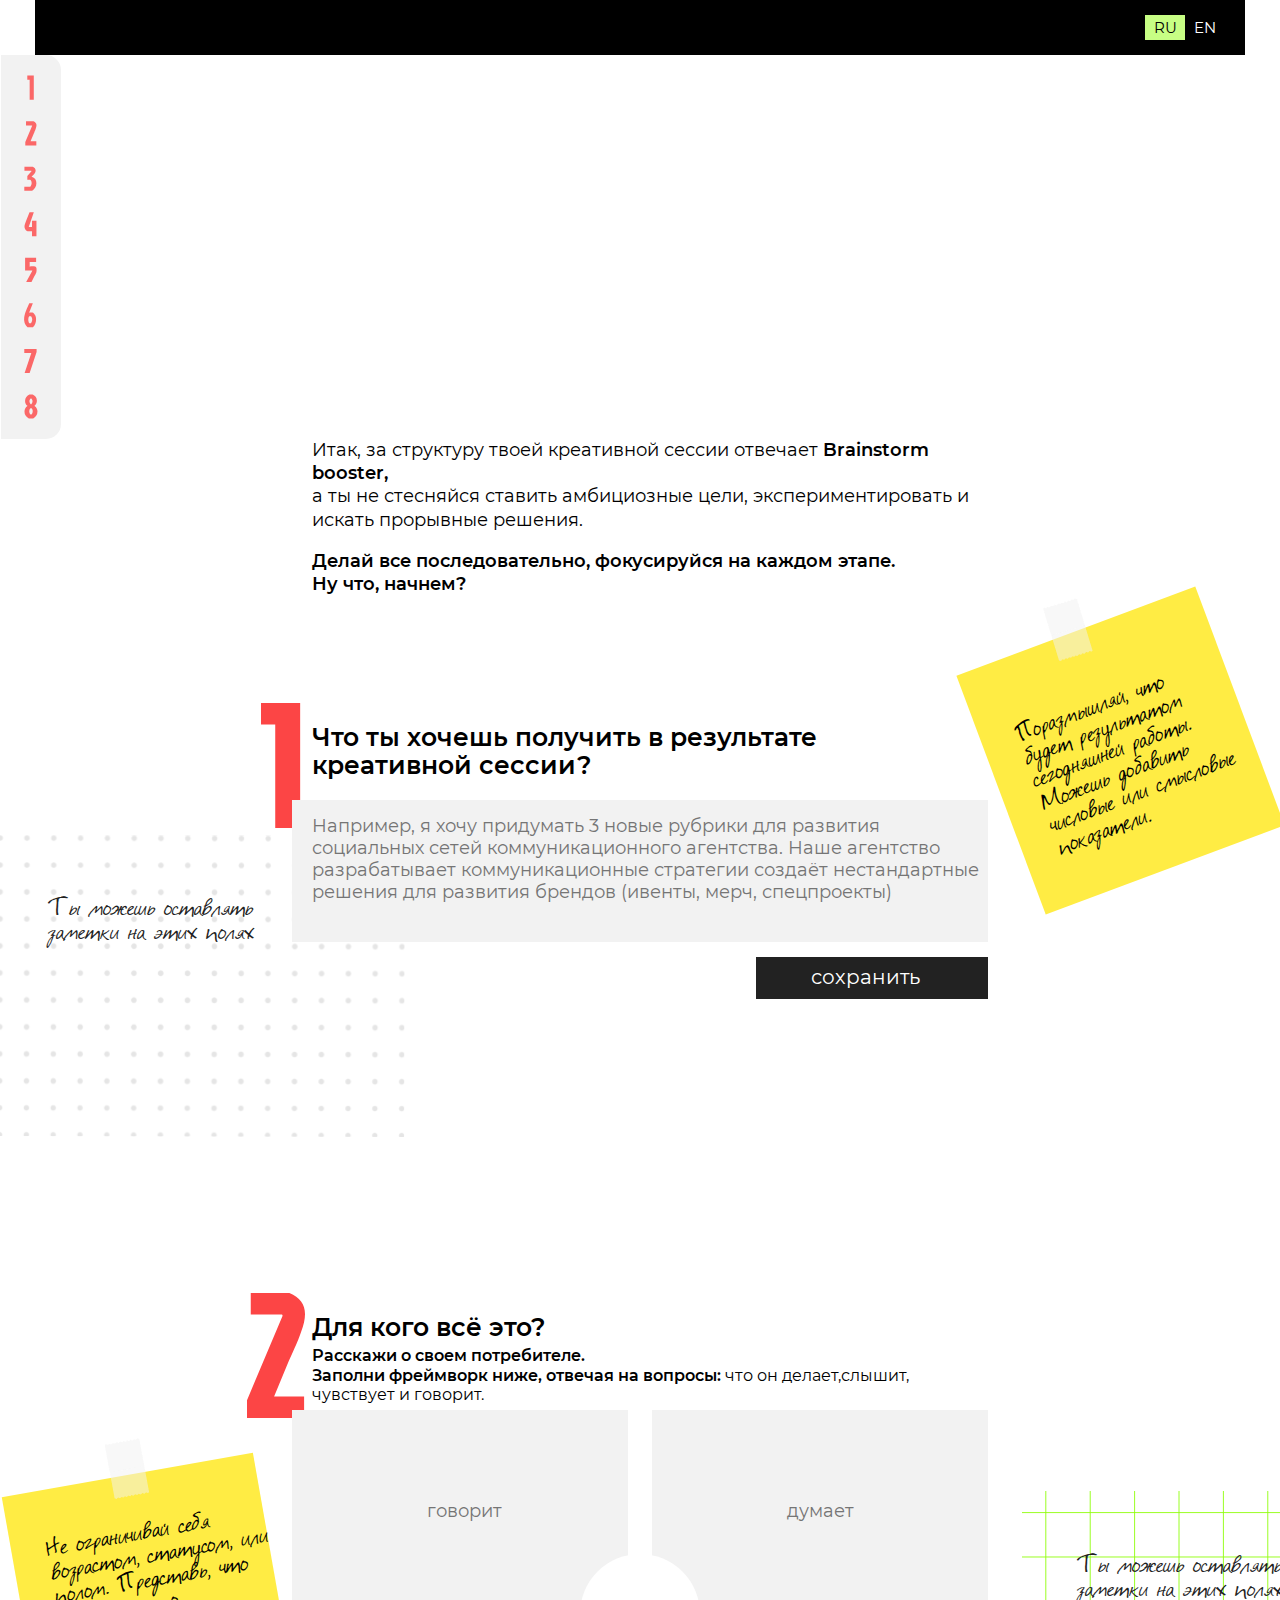
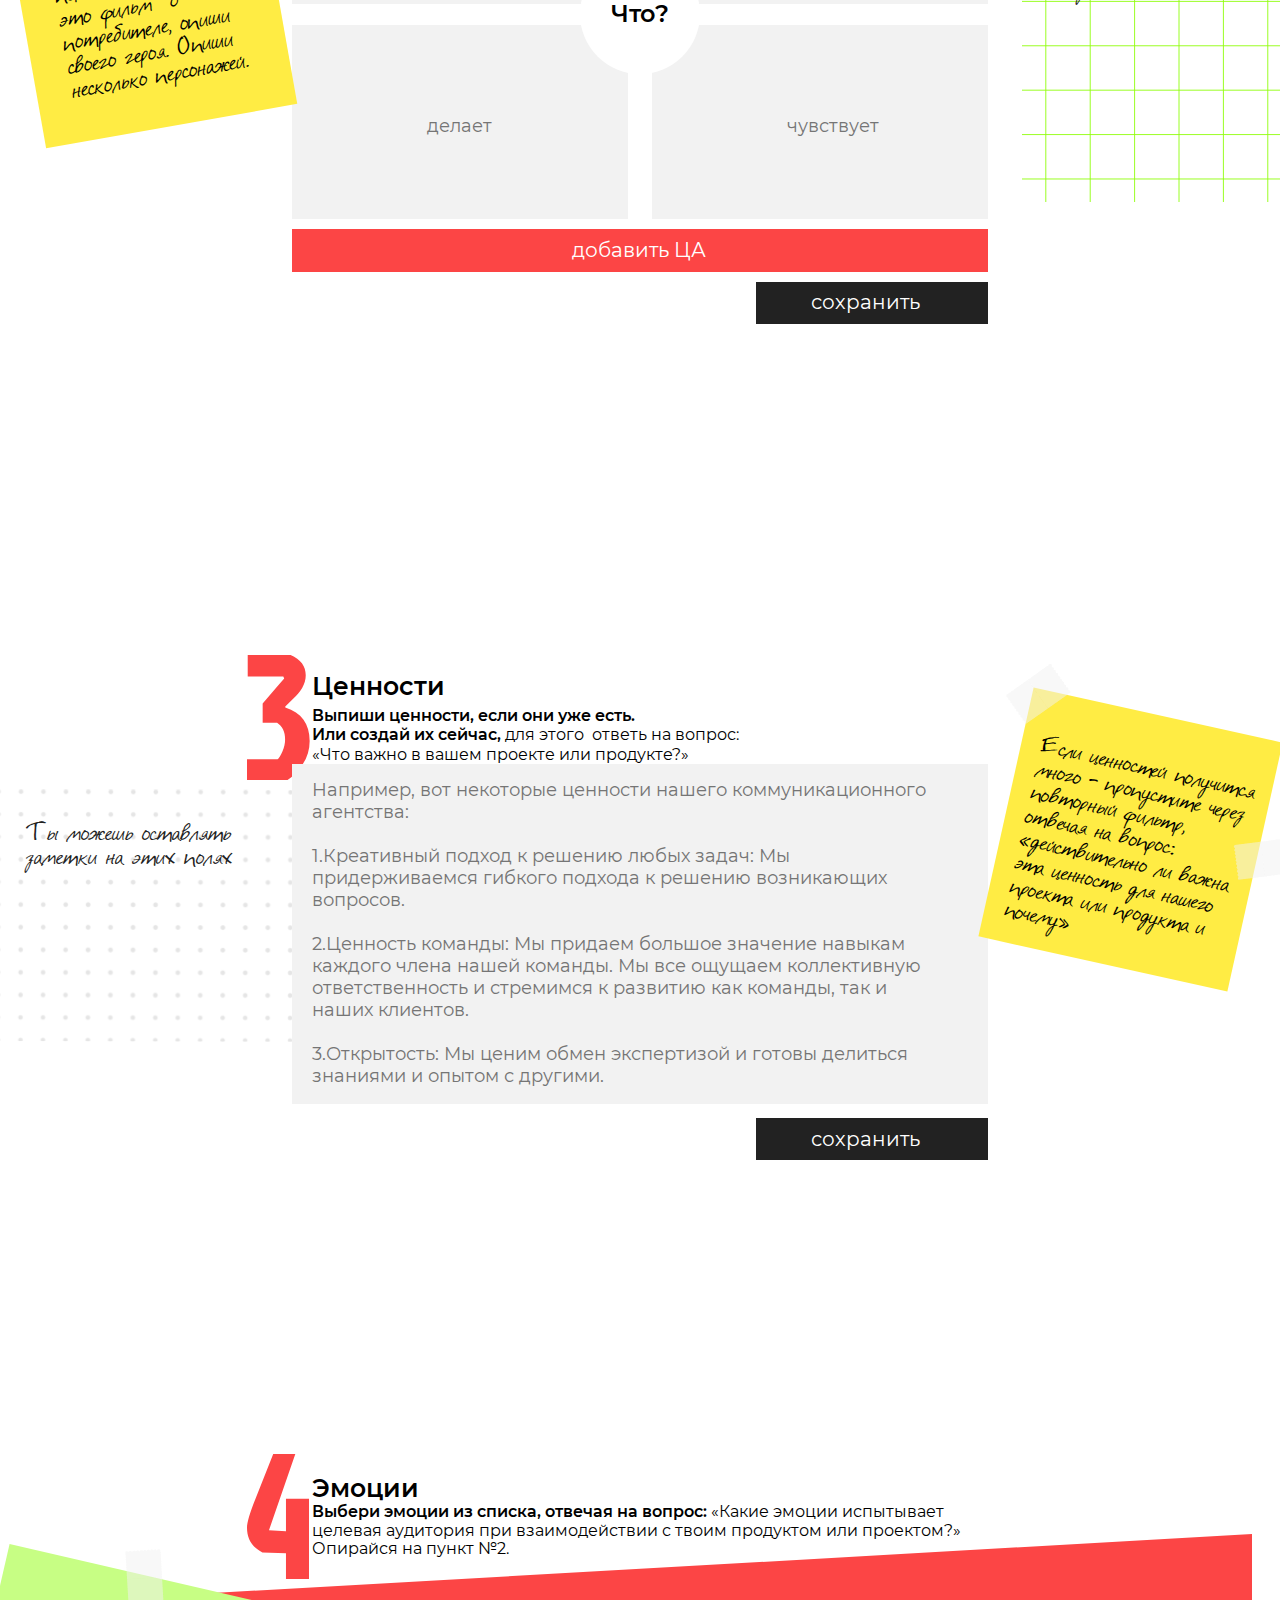
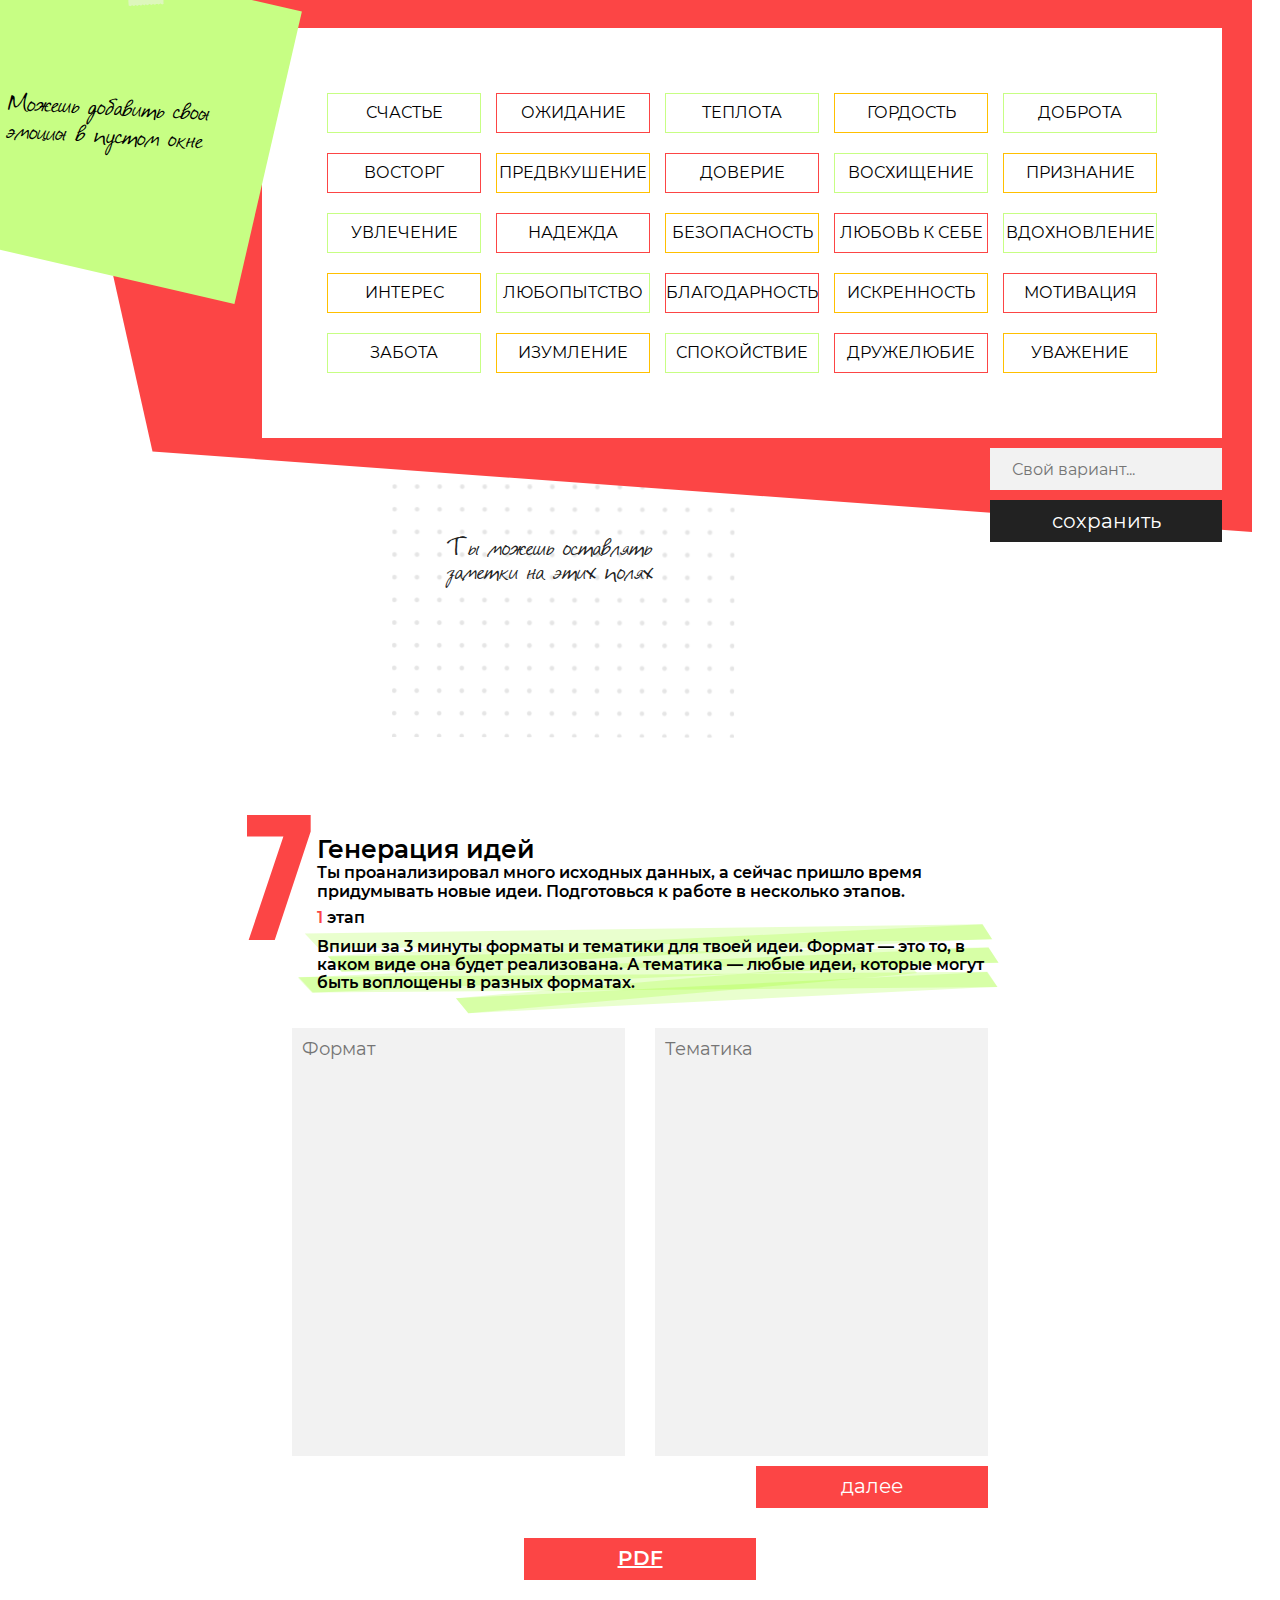
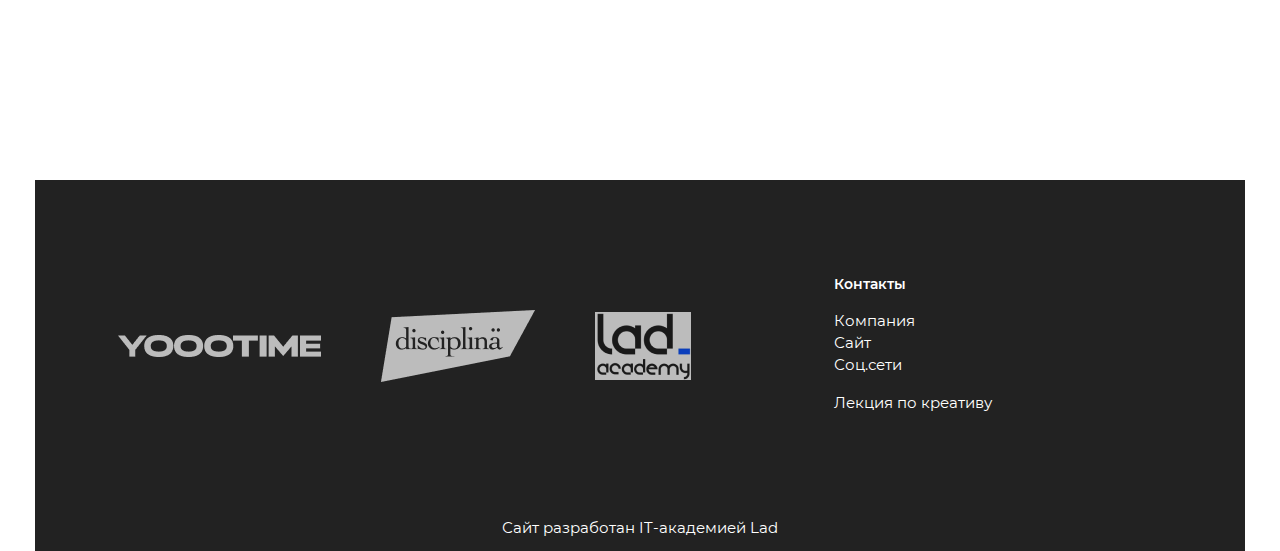
<file: general_page.html>
<!--include ../blocks/general/limits/limits-->
<!--include ../blocks/general/trends/trends-->
<!--include ../blocks/general/value_proposition/value_proposition-->
<!DOCTYPE html>
<html lang="ru">

<head>
  <meta charset="UTF-8" />
  <meta http-equiv="X-UA-Compatible" content="IE=edge" />
  <meta name="viewport" content="width=device-width, initial-scale=1.0" />
  <link rel="stylesheet" href="assets/css/styles.min.css" />
  <title>Braimstorm booster</title>
</head>

<body>
  <header class="header header-conteiner">
    <div class="header__lang"> <a class="header__lang-ru _lang _active-lang" href="#" id="lang">RU</a><a class="header__lang-en _lang" href="#">EN</a></div>
  </header>
  <section class="nav">
    <nav>
      <ul class="nav__list">
        <li class="nav__item"> <a href="#1"><img src="assets/images/general/1small.svg" alt="Номер задания 1" /></a></li>
        <li class="nav__item"> <a href="#2"><img src="assets/images/general/2small.svg" alt="Номер задания 2" /></a></li>
        <li class="nav__item"> <a href="#3"><img src="assets/images/general/3small.svg" alt="Номер задания 3" /></a></li>
        <li class="nav__item"> <a href="#4"><img src="assets/images/general/4small.svg" alt="Номер задания 4" /></a></li>
        <li class="nav__item"> <a href="#5"><img src="assets/images/general/5small.svg" alt="Номер задания 5" /></a></li>
        <li class="nav__item"> <a href="#6"><img src="assets/images/general/6small.svg" alt="Номер задания 6" /></a></li>
        <li class="nav__item"> <a href="#7"><img src="assets/images/general/7small.svg" alt="Номер задания 7" /></a></li>
        <li class="nav__item"> <a href="#8"><img src="assets/images/general/8small.svg" alt="Номер задания 8" /></a></li>
      </ul>
    </nav>
  </section>
  <div class="container">
    <div class="content-container">
      <section class="intro">
        <p class="intro__text">Итак, за структуру твоей креативной сессии отвечает <span class="--strong"> Brainstorm booster, </span><br> а ты не стесняйся ставить амбициозные цели, экспериментировать и искать прорывные решения.</p><br>
        <p class="intro__text --strong">Делай все последовательно, фокусируйся на каждом этапе.<br>Ну что, начнем?</p>
      </section>
      <section class="purpose" id="1"> <img class="purpose__number" src="assets/images/general/1.svg" alt="Номер задания 1" />
        <h2 class="block__header purpose__header">Что ты хочешь получить в результате<br> креативной сессии?</h2>
        <div class="purpose__input-field">
          <textarea class="block__input purpose__input" id="purpose_input" name="purpose" maxlength="1000" height="50px" oninput="countChars('purpose_input')" placeholder="Например, я хочу придумать 3 новые рубрики для развития социальных сетей коммуникационного агентства. Наше агентство разрабатывает коммуникационные стратегии создаёт нестандартные решения для развития брендов (ивенты, мерч, спецпроекты)"></textarea>
          <output class="purpose__output" id="purpose_input_out"><span id="count_purpose_input">0</span>/1000</output>
        </div>
        <button class="btn purpose__btn">сохранить</button><img class="dots_back" src="assets/images/general/dots_back.svg" alt="" />
        <textarea class="purpose__notes block__note" name="purpose_note" maxlength="150" placeholder="Ты можешь оставлять заметки на этих полях"></textarea>
        <div class="block_hints purpose__hints">
          <p>Поразмышляй, что будет результатом сегодняшней работы. Можешь добавить числовые или смысловые показатели.</p>
        </div><img class="purpose__tape" src="assets/images/general/tape.svg" alt="" />
      </section>
      <section class="target-group" id="2"><img class="target-group__number" src="assets/images/general/2.svg" alt="Номер задания 2" />
        <h2 class="block__header target-group__header">Для кого всё это?</h2>
        <div class="target-group__text-box">
          <p class="block__text target-group__text --strong">Расскажи о своем потребителе.</p>
          <p class="block__text target-group__text"><span class="--strong"> Заполни фреймворк ниже, отвечая на вопросы:</span> что он делает,слышит,<br> чувствует и говорит. </p>
        </div>
        <div id="blockTG1">
          <div class="target-group__input-table">
            <div class="target-group__input-field">
              <textarea class="block__input target-group__input" id="say1" name="target-group_say" maxlength="1000" oninput="countChars('say1')" placeholder="говорит"></textarea>
              <output class="target-group__output target-group__output--left" id="say1_out"><span id="count_say1">0</span>/1000</output>
            </div>
            <div class="target-group__input-field">
              <textarea class="block__input target-group__input" id="think1" name="target-group_think" maxlength="1000" oninput="countChars('think1')" placeholder="думает"></textarea>
              <output class="target-group__output" id="think1_out"><span id="count_think1">0</span>/1000</output>
            </div>
            <div class="target-group__input-field">
              <textarea class="block__input target-group__input" id="do1" name="target-group_do" maxlength="1000" oninput="countChars('do1')" placeholder="делает"></textarea>
              <output class="target-group__output target-group__output--left" id="do1_out"><span id="count_do1">0</span>/1000</output>
            </div>
            <div class="target-group__input-field">
              <textarea class="block__input target-group__input" id="feel1" name="target-group_feel" maxlength="1000" oninput="countChars('feel1')" placeholder="чувствует"></textarea>
              <output class="target-group__output" id="feel1_out"><span id="count_feel1">0</span>/1000</output>
            </div>
            <div class="target-group__round" id="round1">
              <p>Что?</p>
            </div>
          </div>
        </div>
        <button class="btn--red target-group__btn--red" id="addTG" type="button">добавить ЦА</button>
        <button class="btn target-group__btn">сохранить</button>
        <textarea class="target-group__notes block__note" name="purpose_note" maxlength="150" placeholder="Ты можешь оставлять заметки на этих полях"></textarea>
        <div class="block_hints target-group__hints">
          <p>Не ограничивай себя возрастом, статусом, или полом. Представь, что это фильм  о потребителе, опиши своего героя. Опиши несколько персонажей.</p>
        </div><img class="target-group__tape" src="assets/images/general/tape.svg" alt="" />
      </section>
      <section class="values" id="3"> <img class="values__number" src="assets/images/general/3.svg" alt="Номер задания 3" />
        <h2 class="block__header values__header">Ценности</h2>
        <p class="block__text values__text --strong">Выпиши ценности, если они уже есть.</p>
        <p class="block__text values__text"><span class="--strong"> Или создай их сейчас,</span> для этого  ответь на вопрос:<br> «Что важно в вашем проекте или продукте?»</p>
        <div class="values__input-field">
          <textarea class="block__input values__input" id="values_input" name="values" maxlength="1000" oninput="countChars('values_input')" rows="13" placeholder="Например, вот некоторые ценности нашего коммуникационного
агентства:

1.Креативный подход к решению любых задач: Мы
придерживаемся гибкого подхода к решению возникающих
вопросов.

2.Ценность команды: Мы придаем большое значение навыкам
каждого члена нашей команды. Мы все ощущаем коллективную
ответственность и стремимся к развитию как команды, так и
наших клиентов.

3.Открытость: Мы ценим обмен экспертизой и готовы делиться
знаниями и опытом с другими."></textarea>
          <output class="values__output" id="values_input_out"><span id="count_values_input">0</span>/1000</output>
        </div>
        <button class="btn values__btn">сохранить</button><img class="dots_back" src="assets/images/general/dots_back_small.svg" alt="" />
        <textarea class="values__notes block__note" name="purpose_note" maxlength="150" placeholder="Ты можешь оставлять заметки на этих полях"></textarea>
        <div class="block_hints values__hints">
          <p>Если ценностей получится много - пропустите через повторный фильтр, отвечая на вопрос: «действительно ли важна эта ценность для нашего проекта или продукта и почему»</p>
        </div><img class="values__tape1" src="assets/images/general/tape.svg" alt="" /><img class="values__tape2" src="assets/images/general/tape.svg" alt="" />
      </section>
      <section class="emotions" id="4"> <img class="emotions__number" src="assets/images/general/emotions/4.svg" />
        <h2 class="block__header emotions__header">Эмоции</h2>
        <div class="emotions__text-box">
          <p class="block__text emotions__text"><span class="--strong">Выбери эмоции из списка, отвечая на вопрос:</span> «Какие эмоции испытывает целевая аудитория при взаимодействии с твоим продуктом или проектом?» Опирайся на пункт №2.</p>
        </div>
        <div class="emotions__block">
          <form class="emotions__options">
            <div class="emotions__item">
              <input class="emotions__input" type="checkbox" id="checkbox1" />
              <label class="emotions__name" for="checkbox1">СЧАСТЬЕ</label>
            </div>
            <div class="emotions__item">
              <input class="emotions__input" type="checkbox" id="checkbox2" />
              <label class="emotions__name" for="checkbox2">ОЖИДАНИЕ</label>
            </div>
            <div class="emotions__item">
              <input class="emotions__input" type="checkbox" id="checkbox3" />
              <label class="emotions__name" for="checkbox3">ТЕПЛОТА</label>
            </div>
            <div class="emotions__item">
              <input class="emotions__input" type="checkbox" id="checkbox4" />
              <label class="emotions__name" for="checkbox4">ГОРДОСТЬ</label>
            </div>
            <div class="emotions__item">
              <input class="emotions__input" type="checkbox" id="checkbox5" />
              <label class="emotions__name" for="checkbox5">ДОБРОТА</label>
            </div>
            <div class="emotions__item">
              <input class="emotions__input" type="checkbox" id="checkbox6" />
              <label class="emotions__name" for="checkbox6">ВОСТОРГ</label>
            </div>
            <div class="emotions__item">
              <input class="emotions__input" type="checkbox" id="checkbox7" />
              <label class="emotions__name" for="checkbox7">ПРЕДВКУШЕНИЕ</label>
            </div>
            <div class="emotions__item">
              <input class="emotions__input" type="checkbox" id="checkbox8" />
              <label class="emotions__name" for="checkbox8">ДОВЕРИЕ</label>
            </div>
            <div class="emotions__item">
              <input class="emotions__input" type="checkbox" id="checkbox9" />
              <label class="emotions__name" for="checkbox9">ВОСХИЩЕНИЕ</label>
            </div>
            <div class="emotions__item">
              <input class="emotions__input" type="checkbox" id="checkbox10" />
              <label class="emotions__name" for="checkbox10">ПРИЗНАНИЕ</label>
            </div>
            <div class="emotions__item">
              <input class="emotions__input" type="checkbox" id="checkbox11" />
              <label class="emotions__name" for="checkbox11">УВЛЕЧЕНИЕ</label>
            </div>
            <div class="emotions__item">
              <input class="emotions__input" type="checkbox" id="checkbox12" />
              <label class="emotions__name" for="checkbox12">НАДЕЖДА</label>
            </div>
            <div class="emotions__item">
              <input class="emotions__input" type="checkbox" id="checkbox13" />
              <label class="emotions__name" for="checkbox13">БЕЗОПАСНОСТЬ</label>
            </div>
            <div class="emotions__item">
              <input class="emotions__input" type="checkbox" id="checkbox14" />
              <label class="emotions__name" for="checkbox14">ЛЮБОВЬ К СЕБЕ</label>
            </div>
            <div class="emotions__item">
              <input class="emotions__input" type="checkbox" id="checkbox15" />
              <label class="emotions__name" for="checkbox15">ВДОХНОВЛЕНИЕ</label>
            </div>
            <div class="emotions__item">
              <input class="emotions__input" type="checkbox" id="checkbox16" />
              <label class="emotions__name" for="checkbox16">ИНТЕРЕС</label>
            </div>
            <div class="emotions__item">
              <input class="emotions__input" type="checkbox" id="checkbox17" />
              <label class="emotions__name" for="checkbox17">ЛЮБОПЫТСТВО</label>
            </div>
            <div class="emotions__item">
              <input class="emotions__input" type="checkbox" id="checkbox18" />
              <label class="emotions__name" for="checkbox18">БЛАГОДАРНОСТЬ</label>
            </div>
            <div class="emotions__item">
              <input class="emotions__input" type="checkbox" id="checkbox19" />
              <label class="emotions__name" for="checkbox19">ИСКРЕННОСТЬ</label>
            </div>
            <div class="emotions__item">
              <input class="emotions__input" type="checkbox" id="checkbox20" />
              <label class="emotions__name" for="checkbox20">МОТИВАЦИЯ</label>
            </div>
            <div class="emotions__item">
              <input class="emotions__input" type="checkbox" id="checkbox21" />
              <label class="emotions__name" for="checkbox21">ЗАБОТА</label>
            </div>
            <div class="emotions__item">
              <input class="emotions__input" type="checkbox" id="checkbox22" />
              <label class="emotions__name" for="checkbox22">ИЗУМЛЕНИЕ</label>
            </div>
            <div class="emotions__item">
              <input class="emotions__input" type="checkbox" id="checkbox23" />
              <label class="emotions__name" for="checkbox23">СПОКОЙСТВИЕ</label>
            </div>
            <div class="emotions__item">
              <input class="emotions__input" type="checkbox" id="checkbox24" />
              <label class="emotions__name" for="checkbox24">ДРУЖЕЛЮБИЕ</label>
            </div>
            <div class="emotions__item">
              <input class="emotions__input" type="checkbox" id="checkbox25" />
              <label class="emotions__name" for="checkbox25">УВАЖЕНИЕ</label>
            </div>
          </form>
          <input class="emotions__self-value" type="text" placeholder="Свой вариант..." />
          <button class="btn emotions__btn">сохранить</button><img class="emotions__dots_back" src="assets/images/general/dots_back_small.svg" alt="" />
          <textarea class="emotions__notes block__note" name="purpose_note" maxlength="150" placeholder="Ты можешь оставлять заметки на этих полях"></textarea>
          <div class="emotions__hints _stiker"><img src="assets/images/index/scotch.svg" alt="" />
            <p>Можешь добавить свою эмоцию в пустом окне </p>
          </div>
        </div>
      </section>
      <section class="counter" id="7"> <img class="counter__number" src="assets/images/general/7.svg" alt="Номер задания 7" />
        <h2 class="block__header counter__header">Генерация идей</h2>
        <p class="block__text counter__text counter__text-first --strong">Ты проанализировал много исходных данных, а сейчас пришло время придумывать новые идеи. Подготовься к работе в несколько этапов.</p>
        <p class="block__text counter__text --strong"><span class="counter_span-text">1</span> этап</p>
        <p class="block__text counter__text counter__chang-text --strong">Впиши за 3 минуты форматы и тематики для твоей идеи. Формат — это то, в каком виде она будет реализована. А тематика — любые идеи, которые могут быть воплощены в разных форматах. </p>
        <div class="counter__entry-fields">
          <textarea class="counter__textarea textarea-format block__input" placeholder="Формат"></textarea>
          <textarea class="counter__textarea textarea-themes block__input" placeholder="Тематика"></textarea>
          <div class="counter__textarea counter__textarea-block textarea-ideas">
            <textarea class="counter__textarea-idea block__input" placeholder="1 идея"></textarea>
            <textarea class="counter__textarea-idea block__input" placeholder="2 идея"></textarea>
            <textarea class="counter__textarea-idea block__input" placeholder="3 идея"></textarea>
          </div>
          <div class="counter__textarea counter__textarea-block textarea-comments">
            <textarea class="counter__textarea-comment block__input" placeholder="Просто начни писать :)"></textarea>
            <textarea class="counter__textarea-comment block__input"></textarea>
            <textarea class="counter__textarea-comment block__input"></textarea>
          </div>
        </div>
        <div class="counter__button">
          <button class="btn counter__btn">далее</button>
        </div>
      </section>
      <div class="button__save">
        <button class="btn save__btn" type="button" id="btn-save">PDF</button>
      </div>
    </div>
  </div>
  <footer class="footer _conteiner">
    <div class="footer__conteiner">
      <div class="footer__info">
        <div class="footer__brands"><img src="assets/images/footer/logo_yoootime.png" alt="" /><img src="assets/images/footer/logo_disciplina.png" alt="" /><img src="assets/images/footer/logo_lad.png" alt="" /></div>
        <div class="footer__contacts">
          <h3>Контакты</h3>
          <ul class="footer__contacts-list"></ul>
          <li><a href="">Компания</a></li>
          <li><a href="">Сайт</a></li>
          <li><a href="">Соц.сети</a></li>
          <li><a href="">Лекция по креативу</a></li>
        </div>
      </div>
      <p>Сайт разработан IT-академией Lad</p>
    </div>
  </footer>
  <script src="assets/js/target_group.min.js"></script>
  <script src="assets/js/counter_anim.min.js"></script>
  <script src="assets/js/pdfmake.min.js"></script>
  <script src="assets/js/vfs_fonts.min.js"></script>
  <script src="assets/js/main.min.js"></script>
  <script src="assets/js/gen_pdf.min.js"></script>
</body>

</html>
</file>
<file: assets/css/styles.min.css>
.counter{position:relative}.counter__number{position:absolute;top:-20px;left:-45px}.counter__header{padding-left:25px}.counter__text{padding-left:25px;padding-bottom:10px}.counter__text span{color:#fc4545}.counter__chang-text{position:relative;margin-bottom:25px}.counter__chang-text::after{content:"";position:absolute;top:-20px;left:-15px;width:742px;height:97px;z-index:-1;background:url(../images/general/counter/marker.svg) center/95% no-repeat}.counter__entry-fields{display:flex;height:428px}.counter__entry-fields textarea{display:block;width:100%;height:100%;padding:10px;overflow:hidden}.counter__entry-fields textarea::-moz-placeholder{opacity:1}.counter__entry-fields textarea::placeholder{opacity:1}.counter__entry-fields .textarea-format{flex-basis:100%;transition:all .5s ease 0s}.counter__entry-fields .textarea-themes{flex-basis:100%;transition:all .5s ease 0s}.counter__textarea-block{display:flex;flex-direction:column;transition:all .5s ease 0s}.counter__textarea-block textarea{border:none;padding:0}.counter__textarea-idea:last-child{margin:0}.counter__textarea-comment:last-child{margin:0}.counter__btn{margin-top:10px;margin-bottom:30px}.counter button{display:flex;justify-items:flex-end;background:#fc4545}.counter .textarea-format{margin-right:30px}.counter .textarea-comments,.counter .textarea-ideas{flex-basis:0%;opacity:0}.counter .textarea-comments.show,.counter .textarea-ideas.show{flex-basis:100%;opacity:1}.counter .textarea-comments.show textarea,.counter .textarea-ideas.show textarea{padding:10px}.counter__button{display:flex;justify-content:flex-end}.counter__text-first{height:45px;transition:all .5s ease 0s}.block-none{width:0;height:0;padding:0;overflow:hidden;transition:all .5s ease 0s}.counter_btn-black button{background:#000}.emotions{position:relative;margin-bottom:293px}.emotions::after{content:"";position:absolute;top:60px;left:-240px;width:1200px;height:598px;z-index:-1;background:url(../images/general/emotions/rectangle.svg) no-repeat}.emotions__number{position:absolute;top:-20px;left:-45px}.emotions__block{display:flex;flex-direction:column;align-items:end;width:992px;margin-left:-62px}.emotions__header{padding-left:20px}.emotions__text{margin-bottom:70px;padding-left:20px}.emotions__item{display:flex;justify-content:center;align-items:center;height:40px}.emotions__item:first-child{border:1px solid #c7fe84}.emotions__item:first-child input:checked+label{background-color:#c7fe84}.emotions__item:nth-child(n+2){border:1px solid #fc4545}.emotions__item:nth-child(n+2) input:checked+label{background-color:#fc4545}.emotions__item:nth-child(2n+3){border:1px solid #c7fe84}.emotions__item:nth-child(2n+3) input:checked+label{background-color:#c7fe84}.emotions__item:nth-child(3n+4){border:1px solid #ffc000}.emotions__item:nth-child(3n+4) input:checked+label{background-color:#ffc000}.emotions__options{display:grid;grid-template-columns:repeat(5,1fr);grid-template-rows:repeat(5,1fr);justify-content:center;align-items:center;gap:20px 15px;padding:65px;background-color:#fff}.emotions__options label{display:flex;width:100%;height:100%;justify-content:center;align-items:center;cursor:pointer;font-size:16px;-webkit-user-select:none;-moz-user-select:none;user-select:none}.emotions__options input{-webkit-appearance:none;-moz-appearance:none;appearance:none}.emotions__self-value{display:flex;width:232px;height:42px;margin-top:10px;padding:10px 22px;border:none;outline:0;background-color:#f2f2f2}.emotions-bg{background-color:#c7fe84;color:#222}.emotions__btn{margin-top:10px}.emotions__hints{position:absolute;top:100px;left:-320px;transform:rotate(13deg)}.emotions__hints p{margin-left:20px;transform:rotate(-10deg)}.emotions__notes{width:342px;height:253px;position:absolute;z-index:1;top:630px;left:100px;padding:35px 55px 20px 55px;background-color:rgba(255,255,255,0)}.emotions__notes:placeholder{line-height:4em}.emotions__dots_back{position:absolute;top:610px;left:100px;z-index:-3}.nav{position:sticky;top:0;left:0;width:61px;z-index:1000}.nav__list{display:flex;flex-direction:column;align-items:center;justify-content:center;width:60px;padding-top:20px;border-radius:0 15px 15px 0;background-color:#f2f2f2;margin:0 auto;list-style-type:none}.nav__item{display:flex;width:100%;justify-content:center;margin-bottom:20.5px}.nav__item a{display:flex;width:100%;justify-content:center}.purpose{position:relative;display:flex;flex-direction:column;align-items:flex-end;margin-bottom:314px}.purpose__btn{padding:10px 72px 10px 58px}.purpose__input-field{position:relative}.purpose__input{z-index:2;width:696px;height:142px;border-bottom:solid #f2f2f2 17px!important;padding:15px 7px 0 20px;font-family:Montserrat;font-weight:400}.purpose__output{display:none;position:absolute;bottom:13px;right:1.125em;font-family:Montserrat;font-weight:400;color:#acacac}.purpose__header{padding-left:20px;width:696px;margin-bottom:20px}.purpose__number{position:absolute;z-index:-1;top:-20px;left:-31px}.purpose__notes{width:408px;height:302px;position:absolute;z-index:1;bottom:-138px;left:-295px;padding-left:51px;padding-right:119px;padding-top:64px;background-color:rgba(255,255,255,0)}.purpose__hints{position:absolute;right:-260px;top:-100px;padding-top:68px;padding-right:20px;padding-left:35px;font-size:24px;line-height:24px;background-color:#ffec44;transform:rotate(-20.5deg)}.purpose__hints p{font-family:Festus}.purpose__tape{position:absolute;right:-105px;top:-125px;transform:rotate(.2deg)}.purpose .dots_back{width:408px;height:302px;position:absolute;z-index:-2;bottom:-138px;left:-295px}.target-group{position:relative;display:flex;flex-direction:column;align-items:flex-end;margin-bottom:348px}.target-group__btn{padding:10px 72px 10px 58px}.target-group__btn--red{padding:10px 280px 10px 278px;width:696px;margin-bottom:10px}.target-group__header{padding-left:20px;width:696px;margin-bottom:5px}.target-group__text-box{margin-bottom:5px}.target-group__text{line-height:19.5px;padding-left:20px;width:696px}.target-group__input-table{position:relative;width:696px;display:grid;grid-template-columns:repeat(2,1fr);grid-template-rows:repeat(2,194px);grid-gap:21px 24px;margin-bottom:10px}.target-group__input-field{position:relative}.target-group__input{width:100%;height:100%;font-family:Montserrat;font-weight:400;padding:15px 7px 0 20px;margin-bottom:0!important;border-bottom:solid #f2f2f2 17px!important}.target-group__input::-moz-placeholder{padding-left:115px;padding-top:75px}.target-group__input::placeholder{padding-left:115px;padding-top:75px}.target-group__output{display:none;position:absolute;top:11em;right:1.125em;font-family:Montserrat;font-weight:400;color:#acacac}.target-group__output--left{left:1.125em!important}.target-group__round{position:absolute;top:144px;left:288px;width:120px;height:120px;display:flex;justify-content:center;align-items:center;background-color:#fff;border-radius:120px;font-size:24px;border:none;z-index:1}.target-group__round p{font-family:Montserrat;font-weight:600}.target-group__number{position:absolute;z-index:-1;top:-20px;left:-45px}.target-group__notes{width:313px;height:312px;position:absolute;z-index:1;top:178px;right:-347px;padding-left:55px;padding-right:24px;padding-top:65px;background-image:url(../images/general/grid_back.svg)}.target-group__hints{position:absolute;left:-270px;top:160px;padding-top:50px;padding-left:35px;font-size:24px;line-height:24px;background-color:#ffec44;transform:rotate(-10.02deg)}.target-group__hints p{font-family:Festus}.target-group__tape{position:absolute;left:-190px;top:124px;transform:rotate(6.72deg)}.values{position:relative;display:flex;flex-direction:column;align-items:flex-end;margin-bottom:314px}.values__btn{padding:10px 72px 10px 58px}.values__input-field{position:relative}.values__input{z-index:2;width:696px;height:340px;padding:15px 7px 0 20px;font-family:Montserrat;font-weight:400;border-bottom:solid #f2f2f2 17px!important}.values__output{display:none;position:absolute;bottom:13px;right:1.125em;font-family:Montserrat;font-weight:400;color:#acacac}.values__header{padding-left:20px;width:696px;margin-bottom:5px}.values__text-box{margin-bottom:5px}.values__text{line-height:19.5px;padding-left:20px;width:696px}.values__number{position:absolute;z-index:-1;top:-17px;left:-45px}.values__notes{width:342px;height:253px;position:absolute;z-index:1;top:117px;left:-341px;padding-left:75px;padding-right:55px;padding-top:35px;background-color:rgba(255,255,255,0)}.values__hints{position:absolute;z-index:3;right:-270px;top:40px;padding-top:45px;padding-right:10px;padding-left:20px;font-size:23px;line-height:24px;background-color:#ffec44;transform:rotate(12.51deg)}.values__hints p{font-family:Festus}.values .dots_back{width:342px;height:253px;position:absolute;z-index:-2;top:117px;left:-341px}.values__tape1{position:absolute;z-index:4;right:-75px;top:-10px;transform:rotate(72deg)}.values__tape2{position:absolute;z-index:4;right:-300px;top:155px;transform:rotate(100deg)}body{font-family:Montserrat}._conteiner{max-width:1440px;margin:0 auto}._page-conteiner{max-width:45%;margin:0 auto}.main__info{background:url(../images/index/main.png) center 110px/90% no-repeat}.main__info .main__description{padding-top:38%;font-size:20px}.main__info .main__description p{padding-bottom:20px}.main__info .main__description p:first-child{font-weight:600}.main__info .main__description p:nth-child(2) span{font-weight:600}.main__info .main__result{margin-top:156px;z-index:1}.main__result-content{margin-bottom:200px;position:relative;display:flex;flex-direction:column;justify-content:top;align-items:center;max-width:1210px;min-height:510px;background:url(../images/index/block-line.svg) 49px top/85% no-repeat,url(../images/index/Rectangle.svg) center 60px no-repeat,url(../images/index/cell-yellow.svg) bottom -17px right/220px no-repeat;background-color:#fc4545}.main__result-content::before{content:"";position:absolute;top:-115px;left:-65px;width:285px;height:285px;background:url(../images/index/cell-green.svg) no-repeat;z-index:-1}.main__result-content::after{content:"";position:absolute;bottom:-25px;right:-25px;width:414px;height:305px;background-color:#ffec44;z-index:-1}.main__title{margin-top:20px;font-size:22px;color:#fff;font-weight:600}.main__block-list{margin-top:45px;font-size:18px}.main__block-list ol{padding-left:20px}.main__block-list ol li{padding-bottom:5px}.main__block-list p{margin-top:10px;font-weight:600}.main__stiker{display:flex;align-items:center;position:absolute!important;width:225px!important;height:225px!important;padding:48px 35px!important;bottom:-80px;left:100px;transform:rotate(-17.15deg)}.main__stiker img{position:absolute;top:-30px;left:38%}.main__stiker::after{content:"";position:absolute;width:120px;height:98px;top:45%;right:-40px;transform:rotate(10deg);background:url(../images/index/arrow.svg) no-repeat}.main-button{position:absolute;display:flex;justify-content:center;align-items:center;bottom:58px;right:264px;width:232px;height:42px;font-weight:600}.main-guide{position:absolute;display:flex;justify-content:center;align-items:center;bottom:58px;left:375px;width:232px;height:42px;font-size:20px;font-weight:600}.main__training{display:flex;flex-direction:column;justify-content:center;align-items:center;padding-bottom:33px;background:#fc4545 url(../images/index/cell-yellow.svg) left 112px top 167px/305px no-repeat}.main__lecture{display:flex;justify-content:space-between;padding:20px;margin-top:30px;max-width:1210px;height:120px;background:#fff}.main__lecture p{width:420px;font-size:20px;font-weight:600}.main__ideas{position:relative;max-width:1210px;height:1220px;margin-top:387px;padding:20px 35px;background:url(../images/index/lucky.svg) bottom 38px right 50px no-repeat,url(../images/index/cell-yellow.svg) repeat;background-color:#fff}.main__ideas .main__ideas-stiker:nth-child(2),.main__ideas :nth-child(3),.main__ideas :nth-child(5),.main__ideas :nth-child(7){background:#ffec44}.main__ideas .main__ideas-stiker:nth-child(2){position:absolute;top:250px;left:80px;transform:rotate(8deg)}.main__ideas .main__ideas-stiker:nth-child(3){position:absolute;top:180px;left:480px;transform:rotate(-8deg)}.main__ideas .main__ideas-stiker:nth-child(4){position:absolute;top:210px;right:60px;transform:rotate(-20deg)}.main__ideas .main__ideas-stiker:nth-child(5){position:absolute;bottom:100px;left:100px;transform:rotate(-4deg)}.main__ideas .main__ideas-stiker:nth-child(6){position:absolute;bottom:200px;left:480px;transform:rotate(12deg)}.main__ideas .main__ideas-stiker:nth-child(7){position:absolute;bottom:120px;right:70px;transform:rotate(-8deg)}.main__ideas .main__ideas-text{font-size:22px;font-weight:600}.main__ideas-stiker{display:inline-flex;justify-content:center;margin-bottom:50px;width:300px;height:300px;letter-spacing:.03em}._main_page{max-width:1440px;margin:0 auto;background:#fc4545}.footer{color:#fff}.footer__conteiner{max-width:1210px;padding-top:96px;margin:0 auto;background:#222;font-size:15px}.footer__conteiner ul{padding:0;margin-top:20px}.footer__conteiner li{margin-bottom:5px;list-style-type:none}.footer__conteiner li:last-child{margin-top:20px}.footer__conteiner p{display:flex;justify-content:center;padding-bottom:15px}.footer__conteiner a{color:#fff}.footer__info{display:flex;margin-left:83px;margin-bottom:103px}.footer__contacts h3{font-weight:700}.footer__brands{display:flex;align-items:center;margin-right:83px}.footer__brands img{margin-right:60px}.header-conteiner{max-width:1210px;margin:0 auto}.header{display:flex;justify-content:end;align-items:center;background:#000;height:55px;padding:0 20px}.header ._active-lang{background:#c7fe84;color:#000}.header a{font-size:15px;color:#fff;transition:all .3s ease 0s}.header a:hover{background:rgba(199,254,132,.5215686275);color:#222}.header__lang{display:flex}._lang{display:flex;justify-content:center;align-items:center;width:40px;height:25px}/*! normalize.css v8.0.1 | MIT License | github.com/necolas/normalize.css */html{line-height:1.15;-webkit-text-size-adjust:100%}body{margin:0}main{display:block}h1{font-size:2em;margin:.67em 0}hr{box-sizing:content-box;height:0;overflow:visible}pre{font-family:monospace,monospace;font-size:1em}a{background-color:transparent}abbr[title]{border-bottom:none;text-decoration:underline;-webkit-text-decoration:underline dotted;text-decoration:underline dotted}b,strong{font-weight:bolder}code,kbd,samp{font-family:monospace,monospace;font-size:1em}small{font-size:80%}sub,sup{font-size:75%;line-height:0;position:relative;vertical-align:baseline}sub{bottom:-.25em}sup{top:-.5em}img{border-style:none}button,input,optgroup,select,textarea{font-family:inherit;font-size:100%;line-height:1.15;margin:0}button,input{overflow:visible}button,select{text-transform:none}[type=button],[type=reset],[type=submit],button{-webkit-appearance:button}[type=button]::-moz-focus-inner,[type=reset]::-moz-focus-inner,[type=submit]::-moz-focus-inner,button::-moz-focus-inner{border-style:none;padding:0}[type=button]:-moz-focusring,[type=reset]:-moz-focusring,[type=submit]:-moz-focusring,button:-moz-focusring{outline:1px dotted ButtonText}fieldset{padding:.35em .75em .625em}legend{box-sizing:border-box;color:inherit;display:table;max-width:100%;padding:0;white-space:normal}progress{vertical-align:baseline}textarea{overflow:auto}[type=checkbox],[type=radio]{box-sizing:border-box;padding:0}[type=number]::-webkit-inner-spin-button,[type=number]::-webkit-outer-spin-button{height:auto}[type=search]{-webkit-appearance:textfield;outline-offset:-2px}[type=search]::-webkit-search-decoration{-webkit-appearance:none}::-webkit-file-upload-button{-webkit-appearance:button;font:inherit}details{display:block}summary{display:list-item}template{display:none}[hidden]{display:none}*{box-sizing:border-box}body h1,body h2,body h3{margin:0;padding:0;font-family:Montserrat;font-weight:600;font-size:14px}body p{margin:0;padding:0;font-family:Montserrat;font-weight:400}body ol{margin:0;padding:0}body ul{margin:0;padding:0}body li{margin:0;padding:0}body a{text-decoration:none;color:#000}button{cursor:pointer}.btn{display:flex;justify-content:center;align-items:center;width:232px;height:42px;background-color:#222;color:#fff;font-family:Montserrat;font-weight:400;font-size:20px;border:none}.btn:hover{color:#222;background-color:#fff;border:1px solid #222}.btn--red{background-color:#fc4545;color:#fff;font-family:Montserrat;font-weight:400;font-size:20px;border:none}._stiker{position:absolute;display:flex;align-items:center;width:300px;height:300px;font-size:24px;background-color:#c7fe84}._stiker p{padding:0 15px;display:flex;justify-content:center;align-items:center;font-family:Festus}._stiker img{position:absolute;top:-30px;left:38%}.block__input{margin-bottom:10px;background-color:#f2f2f2;border:none;font-size:18px;line-height:22px;resize:none;overflow-y:scroll}.block__input::-webkit-scrollbar{background-color:#f2f2f2}.block__input::-webkit-scrollbar-thumb{background-color:#d9d9d9;width:13px}.block__input:active,.block__input:focus,.block__input:hover{outline:0}.block__input::-moz-placeholder,.block__input::-webkit-input-placeholder{color:#acacac}.block__header{font-size:25px}.block__note{border:none;font-family:Festus;font-size:24px;line-height:24px;resize:none;overflow:hidden}.block__note:active,.block__note:focus,.block__note:hover{outline:0}.block__note::-moz-placeholder{color:#222}.block__note::placeholder{color:#222}.block_hints{width:255px;height:255px}.container{max-width:1210px;margin:0 auto;display:flex;align-items:center;flex-direction:column}.content-container{max-width:696px}@font-face{font-family:Festus;src:url(../fonts/Festus.woff2) format("woff2");src:url(../fonts/Festus.woff) format("woff");font-weight:400;font-style:normal;font-display:swap}@font-face{font-display:swap;font-family:Montserrat;src:local("Montserrat-Regular"),url(../fonts/Montserrat-Regular.woff) format("woff"),url(../fonts/Montserrat-Regular.ttf) format("ttf");font-weight:400;font-style:normal}@font-face{font-display:swap;font-family:Montserrat;src:local("Montserrat-SemiBold"),url(../fonts/Montserrat-SemiBold.woff) format("woff"),url(../fonts/Montserrat-SemiBold.ttf) format("ttf");font-weight:600;font-style:normal}.intro{width:696px;margin-left:20px;margin-bottom:126px}.intro__text{line-height:129.5%;font-size:18px;font-weight:400}.--strong{font-weight:600}.button__save{display:flex;justify-content:center}.save__btn{margin-bottom:200px;background:#fc4545;text-decoration:underline;font-weight:600}
</file>
